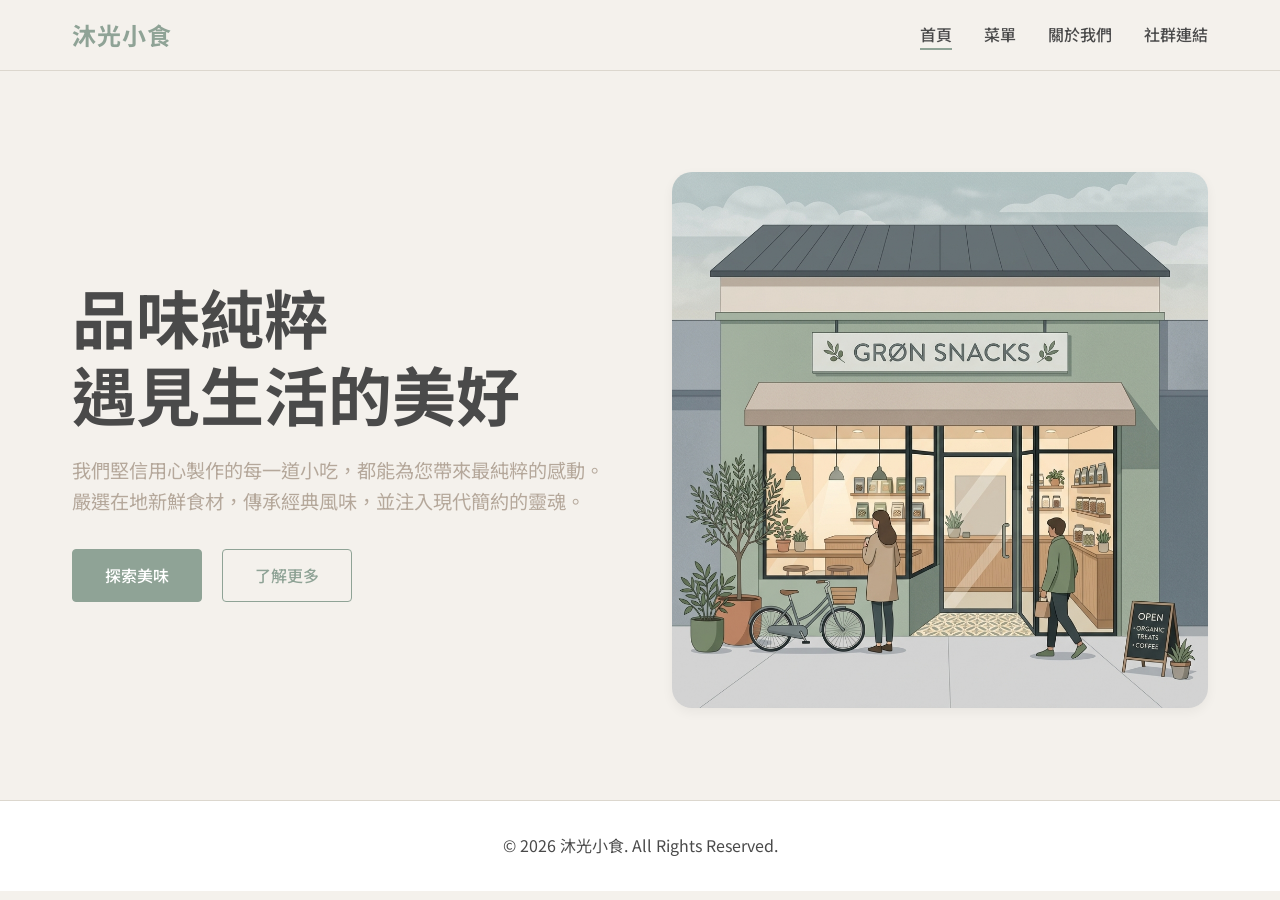
<file: index.html>
<!DOCTYPE html>
<html lang="zh-TW">
<head>
    <meta charset="UTF-8">
    <meta name="viewport" content="width=device-width, initial-scale=1.0">
    <meta name="robots" content="noindex, nofollow">
    <meta name="description" content="沐光小食 - 現代簡約的美味小吃。嚴選食材，用心製作。">
    <title>沐光小食 | 首頁</title>
    <link rel="stylesheet" href="css/style.css">
    <link href="https://fonts.googleapis.com/css2?family=Noto+Sans+TC:wght@300;400;500;700&display=swap" rel="stylesheet">
</head>
<body>
    <nav class="navbar">
        <div class="nav-container">
            <a href="index.html" class="logo">沐光小食</a>
            <button class="mobile-menu-btn"><i>☰</i></button>
            <ul class="nav-links">
                <li><a href="index.html">首頁</a></li>
                <li><a href="menu.html">菜單</a></li>
                <li><a href="about.html">關於我們</a></li>
                <li><a href="social.html">社群連結</a></li>
            </ul>
        </div>
    </nav>

    <main>
        <section class="hero">
            <div class="hero-text">
                <h1>品味純粹<br>遇見生活的美好</h1>
                <p>我們堅信用心製作的每一道小吃，都能為您帶來最純粹的感動。嚴選在地新鮮食材，傳承經典風味，並注入現代簡約的靈魂。</p>
                <a href="menu.html" class="btn">探索美味</a>
                <a href="about.html" class="btn btn-outline" style="margin-left: 1rem;">了解更多</a>
            </div>
            <div class="hero-image">
                <img src="assets/images/hero.jpg" alt="沐光小食店面外觀">
            </div>
        </section>
    </main>

    <footer>
        <p>&copy; 2026 沐光小食. All Rights Reserved.</p>
    </footer>

    <script src="js/main.js"></script>
</body>
</html>
</file>
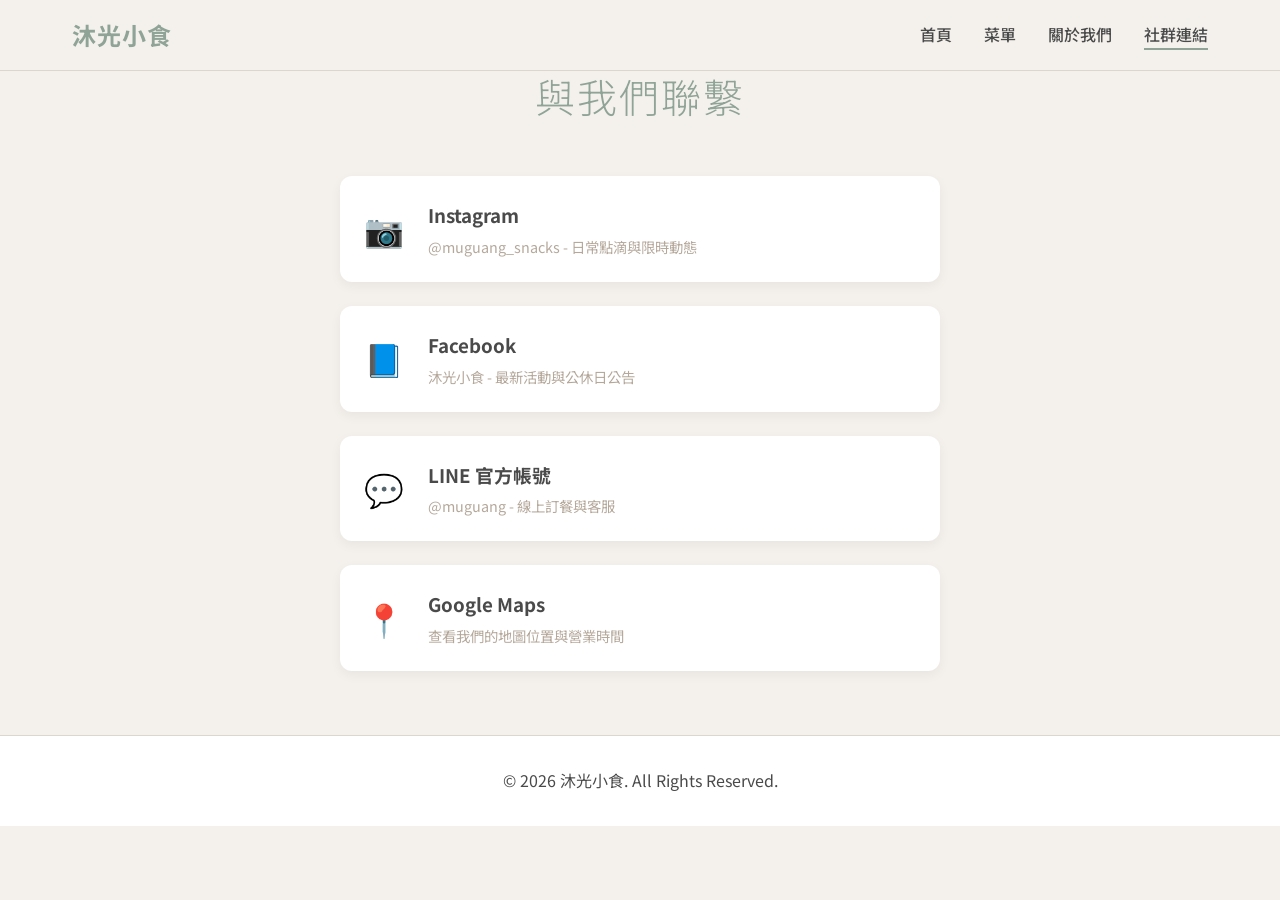
<file: social.html>
<!DOCTYPE html>
<html lang="zh-TW">
<head>
    <meta charset="UTF-8">
    <meta name="viewport" content="width=device-width, initial-scale=1.0">
    <meta name="robots" content="noindex, nofollow">
    <meta name="description" content="追蹤沐光小食 - 獲取最新消息與優惠。">
    <title>沐光小食 | 社群連結</title>
    <link rel="stylesheet" href="css/style.css">
    <link href="https://fonts.googleapis.com/css2?family=Noto+Sans+TC:wght@300;400;500;700&display=swap" rel="stylesheet">
</head>
<body>
    <nav class="navbar">
        <div class="nav-container">
            <a href="index.html" class="logo">沐光小食</a>
            <button class="mobile-menu-btn"><i>☰</i></button>
            <ul class="nav-links">
                <li><a href="index.html">首頁</a></li>
                <li><a href="menu.html">菜單</a></li>
                <li><a href="about.html">關於我們</a></li>
                <li><a href="social.html">社群連結</a></li>
            </ul>
        </div>
    </nav>

    <main class="container">
        <h2 class="section-title">與我們聯繫</h2>
        <div class="social-links-container">
            <a href="#" class="social-card">
                <div class="social-icon">📷</div>
                <div class="social-info">
                    <h3>Instagram</h3>
                    <p>@muguang_snacks - 日常點滴與限時動態</p>
                </div>
            </a>
            
            <a href="#" class="social-card">
                <div class="social-icon">📘</div>
                <div class="social-info">
                    <h3>Facebook</h3>
                    <p>沐光小食 - 最新活動與公休日公告</p>
                </div>
            </a>

            <a href="#" class="social-card">
                <div class="social-icon">💬</div>
                <div class="social-info">
                    <h3>LINE 官方帳號</h3>
                    <p>@muguang - 線上訂餐與客服</p>
                </div>
            </a>
            
            <a href="#" class="social-card">
                <div class="social-icon">📍</div>
                <div class="social-info">
                    <h3>Google Maps</h3>
                    <p>查看我們的地圖位置與營業時間</p>
                </div>
            </a>
        </div>
    </main>

    <footer>
        <p>&copy; 2026 沐光小食. All Rights Reserved.</p>
    </footer>

    <script src="js/main.js"></script>
</body>
</html>
</file>
<file: css/style.css>
@import url('https://fonts.googleapis.com/css2?family=Noto+Sans+TC:wght@300;400;500;700&display=swap');

:root {
  --bg-color: #f4f1ec;
  --text-color: #4a4a4a;
  --primary-color: #8fa396;
  --secondary-color: #b5a89b;
  --card-bg: #ffffff;
  --border-color: #dcd7ce;
  --transition: all 0.3s ease;
  --shadow: 0 4px 12px rgba(0, 0, 0, 0.05);
}

* {
  margin: 0;
  padding: 0;
  box-sizing: border-box;
}

body {
  font-family: 'Noto Sans TC', sans-serif;
  background-color: var(--bg-color);
  color: var(--text-color);
  line-height: 1.6;
  overflow-x: hidden;
}

a {
  text-decoration: none;
  color: inherit;
  transition: var(--transition);
}

img {
  max-width: 100%;
  height: auto;
  display: block;
}

/* Navbar */
.navbar {
  position: fixed;
  top: 0;
  left: 0;
  width: 100%;
  background-color: rgba(244, 241, 236, 0.95);
  backdrop-filter: blur(10px);
  z-index: 1000;
  border-bottom: 1px solid var(--border-color);
}

.nav-container {
  max-width: 1200px;
  margin: 0 auto;
  padding: 1rem 2rem;
  display: flex;
  justify-content: space-between;
  align-items: center;
}

.logo {
  font-size: 1.5rem;
  font-weight: 700;
  color: var(--primary-color);
  letter-spacing: 1px;
}

.nav-links {
  display: flex;
  gap: 2rem;
  list-style: none;
}

.nav-links a {
  font-weight: 500;
  position: relative;
}

.nav-links a::after {
  content: '';
  position: absolute;
  width: 0;
  height: 2px;
  bottom: -4px;
  left: 0;
  background-color: var(--primary-color);
  transition: var(--transition);
}

.nav-links a:hover::after,
.nav-links a.active::after {
  width: 100%;
}

.mobile-menu-btn {
  display: none;
  background: none;
  border: none;
  font-size: 1.5rem;
  color: var(--text-color);
  cursor: pointer;
}

/* Common Layout */
main {
  margin-top: 80px; /* Space for navbar */
  min-height: calc(100vh - 80px - 100px); /* Adjust for footer */
}

.container {
  max-width: 1200px;
  margin: 0 auto;
  padding: 4rem 2rem;
}

h1, h2, h3 {
  color: var(--primary-color);
  margin-bottom: 1rem;
}

.section-title {
  text-align: center;
  font-size: 2.5rem;
  margin-bottom: 3rem;
  font-weight: 300;
  letter-spacing: 2px;
}

/* Buttons */
.btn {
  display: inline-block;
  padding: 0.8rem 2rem;
  background-color: var(--primary-color);
  color: white;
  border-radius: 4px;
  font-weight: 500;
  border: 1px solid var(--primary-color);
  cursor: pointer;
}

.btn:hover {
  background-color: transparent;
  color: var(--primary-color);
}

.btn-outline {
  background-color: transparent;
  color: var(--primary-color);
}

.btn-outline:hover {
  background-color: var(--primary-color);
  color: white;
}

/* Home Page */
.hero {
  display: flex;
  align-items: center;
  justify-content: space-between;
  gap: 4rem;
  min-height: 80vh;
  padding: 0 2rem;
  max-width: 1200px;
  margin: 0 auto;
}

.hero-text {
  flex: 1;
}

.hero-text h1 {
  font-size: 4rem;
  line-height: 1.2;
  margin-bottom: 1.5rem;
  color: var(--text-color);
}

.hero-text p {
  font-size: 1.2rem;
  margin-bottom: 2rem;
  color: var(--secondary-color);
}

.hero-image {
  flex: 1;
  border-radius: 20px;
  overflow: hidden;
  box-shadow: var(--shadow);
}

.hero-image img {
  width: 100%;
  height: 100%;
  object-fit: cover;
  transition: transform 0.5s ease;
}

.hero-image:hover img {
  transform: scale(1.05);
}

/* Menu Page */
.menu-grid {
  display: grid;
  grid-template-columns: repeat(auto-fill, minmax(300px, 1fr));
  gap: 2rem;
}

.menu-item {
  background-color: var(--card-bg);
  border-radius: 12px;
  overflow: hidden;
  box-shadow: var(--shadow);
  transition: var(--transition);
}

.menu-item:hover {
  transform: translateY(-10px);
}

.menu-img {
  width: 100%;
  height: 200px;
  object-fit: cover;
}

.menu-content {
  padding: 1.5rem;
}

.menu-header {
  display: flex;
  justify-content: space-between;
  align-items: center;
  margin-bottom: 1rem;
}

.menu-title {
  font-size: 1.2rem;
  margin: 0;
  color: var(--text-color);
}

.menu-price {
  font-weight: 700;
  color: var(--secondary-color);
}

.menu-desc {
  font-size: 0.9rem;
  color: #777;
}

/* About Page */
.about-content {
  display: flex;
  gap: 4rem;
  align-items: center;
}

.about-text {
  flex: 1;
}

.about-text p {
  margin-bottom: 1.5rem;
  font-size: 1.1rem;
}

.about-image {
  flex: 1;
  border-radius: 12px;
  overflow: hidden;
}

/* Social Page */
.social-links-container {
  max-width: 600px;
  margin: 0 auto;
  display: flex;
  flex-direction: column;
  gap: 1.5rem;
}

.social-card {
  display: flex;
  align-items: center;
  padding: 1.5rem;
  background-color: var(--card-bg);
  border-radius: 12px;
  box-shadow: var(--shadow);
  transition: var(--transition);
}

.social-card:hover {
  transform: translateX(10px);
  border-left: 4px solid var(--primary-color);
}

.social-icon {
  font-size: 2rem;
  margin-right: 1.5rem;
  color: var(--primary-color);
}

.social-info h3 {
  margin: 0;
  margin-bottom: 0.3rem;
  color: var(--text-color);
}

.social-info p {
  margin: 0;
  font-size: 0.9rem;
  color: var(--secondary-color);
}

/* Footer */
footer {
  background-color: var(--card-bg);
  padding: 2rem;
  text-align: center;
  border-top: 1px solid var(--border-color);
  margin-top: auto;
}

/* Responsive */
@media (max-width: 768px) {
  .nav-links {
    position: fixed;
    top: 80px;
    left: -100%;
    width: 100%;
    height: calc(100vh - 80px);
    background-color: var(--bg-color);
    flex-direction: column;
    align-items: center;
    justify-content: center;
    transition: 0.4s ease;
  }
  
  .nav-links.active {
    left: 0;
  }
  
  .mobile-menu-btn {
    display: block;
  }
  
  .hero {
    flex-direction: column-reverse;
    text-align: center;
    padding-top: 2rem;
  }
  
  .hero-text h1 {
    font-size: 3rem;
  }
  
  .about-content {
    flex-direction: column;
  }
}
</file>
